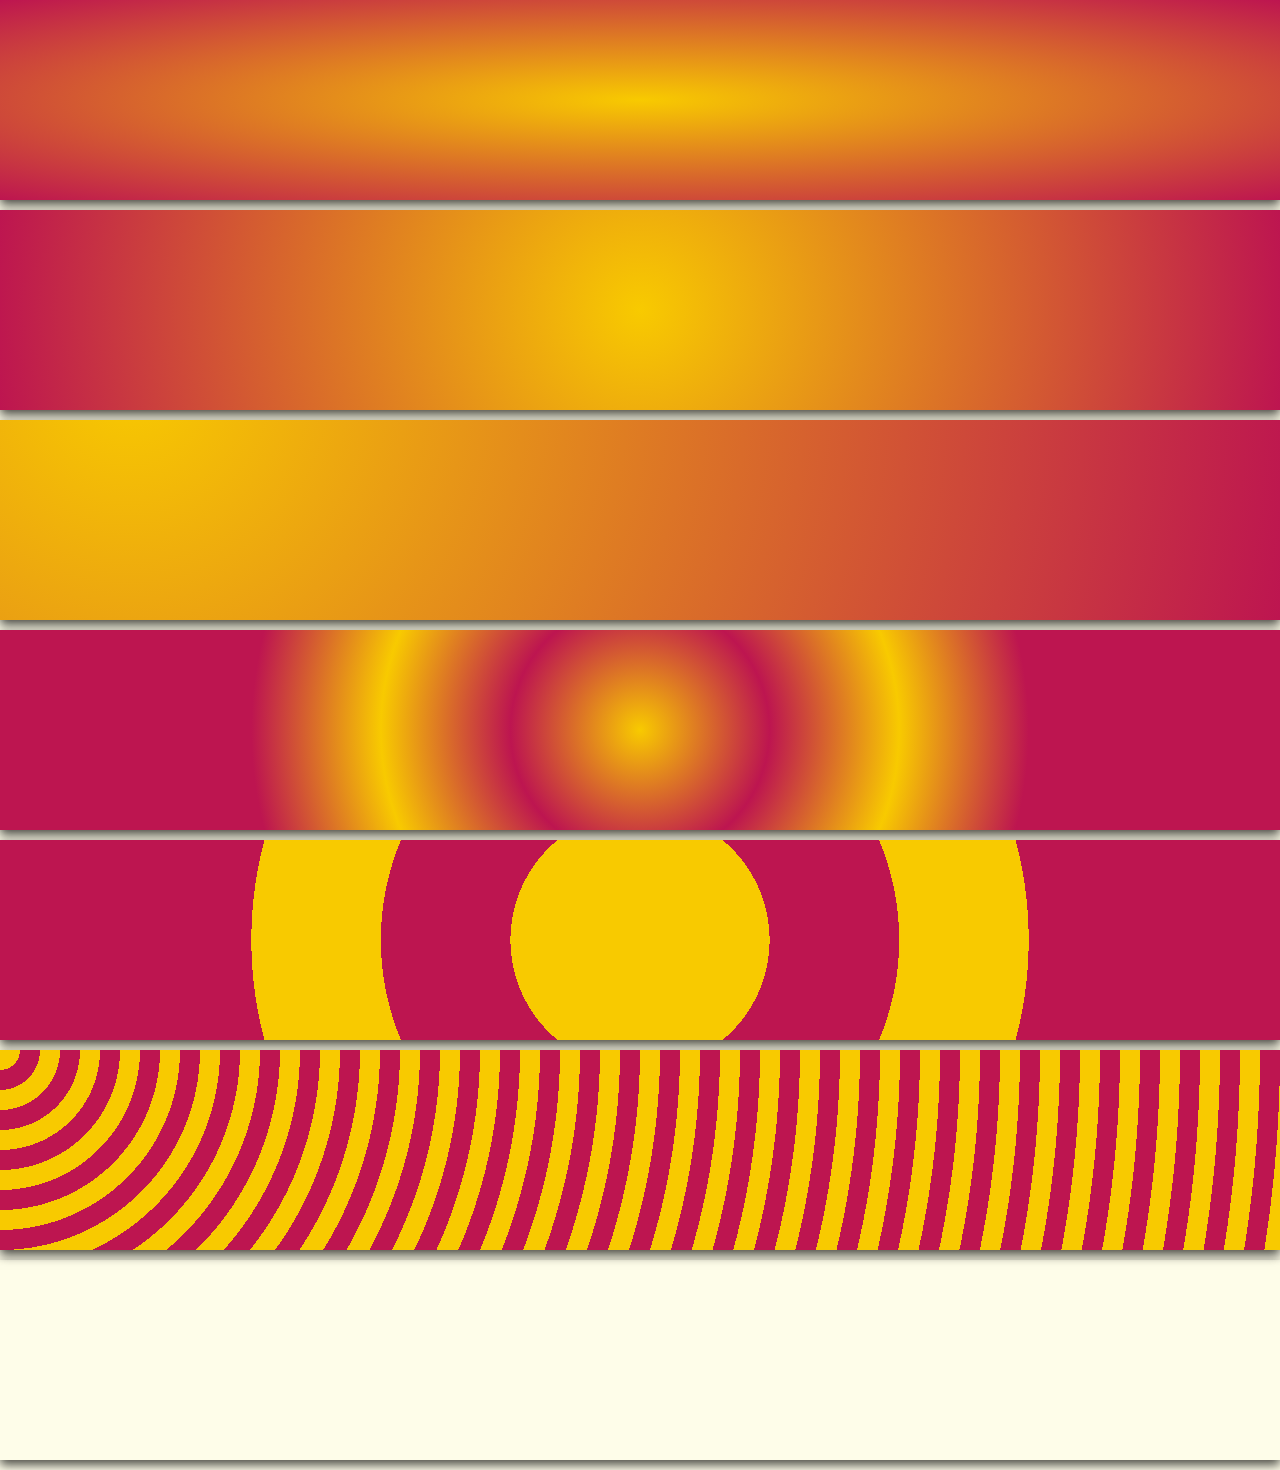
<file: Decoración/index.html>
<!DOCTYPE html>
<html lang="en">

<head>
    <meta charset="UTF-8">
    <meta http-equiv="X-UA-Compatible" content="IE=edge">
    <meta name="viewport" content="width=device-width, initial-scale=1.0">
    <title>Document</title>
    <link rel="stylesheet" href="css/gradients-radial.css">
</head>

<body>
    <!-- Color y opacidad -->
    <!-- <div class="ejemplo">Un ejemplo</div> -->

    <!-- Border radius -->
    <!-- <div class="border1"></div>
    <div class="border2"></div>
    <div class="border3"></div>
    <div class="border4"></div>
    <div class="border5"></div> -->

    <!-- Sombras -->
    <!-- <div class="shadow"></div>
    <div class="inset"></div>
    <div class="highlight"></div>
    <div class="spread"></div>
    <div class="fake-border"></div>
    <div class="double"></div>
    <div class=multiple-borders></div> -->

    <!-- Sombras a texto -->
    <!-- <div class=inset>
        <p>shadows</p>
    </div>
    <div class=pressed>
        <p>shadows</p>
    </div>
    <div class=retro>
        <p>shadows</p>
    </div>
    <div class=tresde>
        <p>shadows</p>
    </div>
    <div class=blurry>
        <p>shadows</p>
    </div>
    <div class=jedi>
        <p>shadows</p>
    </div> -->

    <!-- Gradientes -->
    <div class="gradient1"></div>
    <div class="gradient2"></div>
    <div class="gradient3"></div>
    <div class="gradient4"></div>
    <div class="gradient5"></div>
    <div class="gradient6"></div>
    <div class="gradient7"></div>
</body>

</html>
</file>
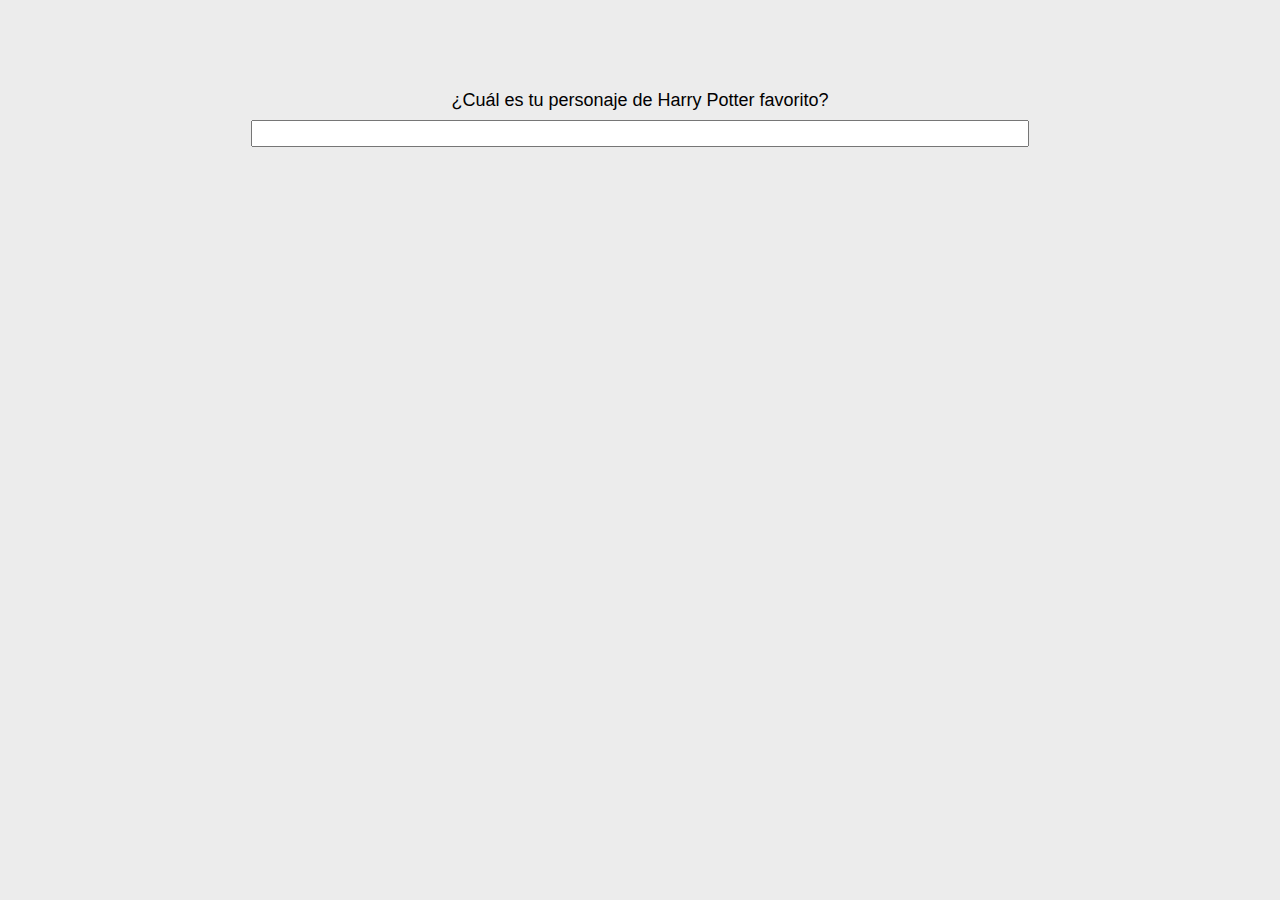
<file: Formulario/datalist.html>
<!DOCTYPE html>
<html lang="en">

<head>
    <meta charset="UTF-8">
    <meta http-equiv="X-UA-Compatible" content="IE=edge">
    <meta name="viewport" content="width=device-width, initial-scale=1.0">
    <title>Datalist</title>
    <link rel="stylesheet" href="css/datalist.css">
</head>

<body>
    <label for="potter">¿Cuál es tu personaje de Harry Potter favorito?</label>
    <input type="text" id="potter" list="personajes">

    <datalist id="personajes">
        <option value="Harry">
        <option value="Ron">
        <option value="Hermione">
    </datalist>
</body>

</html>
</file>
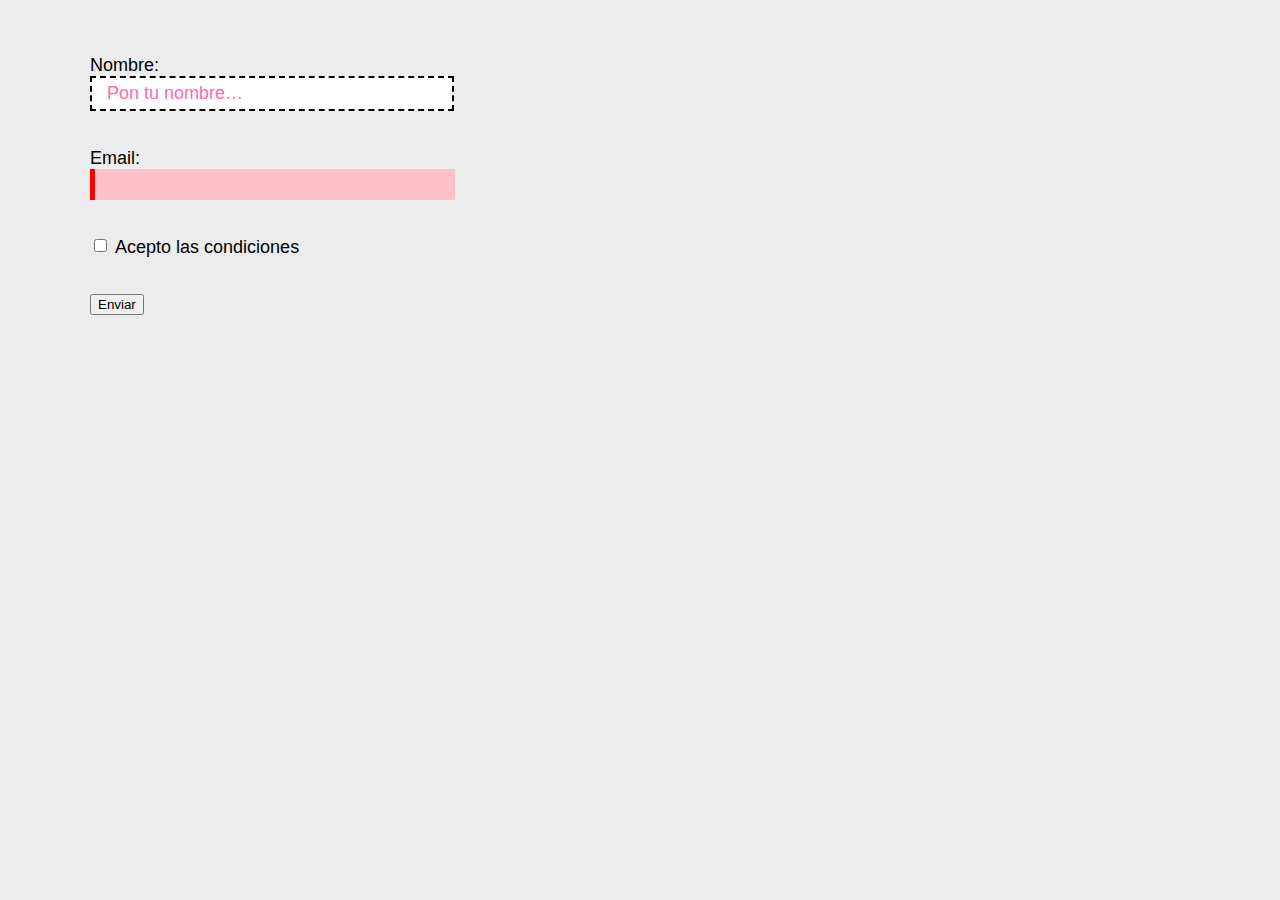
<file: Formulario/formstyling.html>
<!DOCTYPE html>
<html lang="en">

<head>
    <meta charset="UTF-8">
    <meta http-equiv="X-UA-Compatible" content="IE=edge">
    <meta name="viewport" content="width=device-width, initial-scale=1.0">
    <title>Document</title>
    <link rel="stylesheet" href="css/formstyling.css">
</head>

<body>
    <form method="post" action="#">
        <div>
            <label for="name">Nombre:</label>
            <input type="text" id="name" placeholder="Pon tu nombre…">
        </div>
        <div>
            <label for="req">Email:</label>
            <input type="email" id="req" required>
        </div>
        <div>
            <input type="checkbox" id="check">
            <label for="check">
                Acepto las condiciones
            </label>
        </div>
        <div>
            <button type="submit">Enviar</button>
        </div>
    </form>
</body>

</html>
</file>
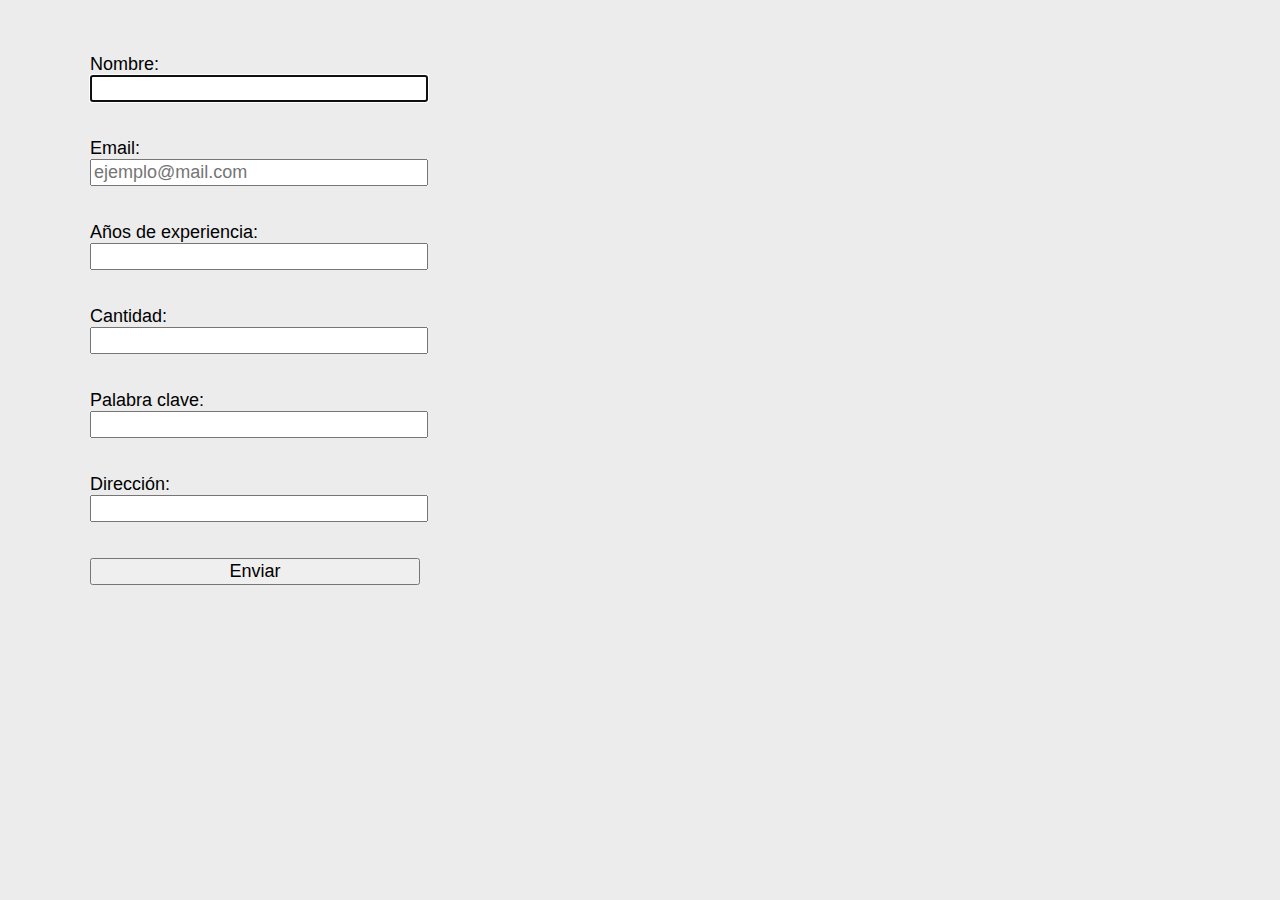
<file: Formulario/input-attributes.html>
<!DOCTYPE html>
<html lang="en">

<head>
    <meta charset="UTF-8">
    <meta http-equiv="X-UA-Compatible" content="IE=edge">
    <meta name="viewport" content="width=device-width, initial-scale=1.0">
    <title>Document</title>
    <link rel="stylesheet" href="css/input-attributes.css">
</head>

<body>
    <form method="post" action="#">

        <div>
            <label for="name">Nombre:</label>
            <input type="text" id="name" autofocus>
        </div>
        <div>
            <label for="email">Email:</label>
            <input type="email" id="email" placeholder="ejemplo@mail.com">
        </div>
        <div>
            <label for="years">Años de experiencia:</label>
            <input type="number" id="years" min="2" max="30">
        </div>
        <div>
            <label for="quant">Cantidad:</label>
            <input type="number" id="quant" step="6">
        </div>
        <div>
            <label for="word">Palabra clave:</label>
            <input type="text" id="word" maxlength="6">
        </div>
        <div>
            <label for="address">Dirección:</label>
            <input type="text" id="address" required>
        </div>
        <div>
            <input type="submit" value="Enviar">
        </div>
    </form>
</body>

</html>
</file>
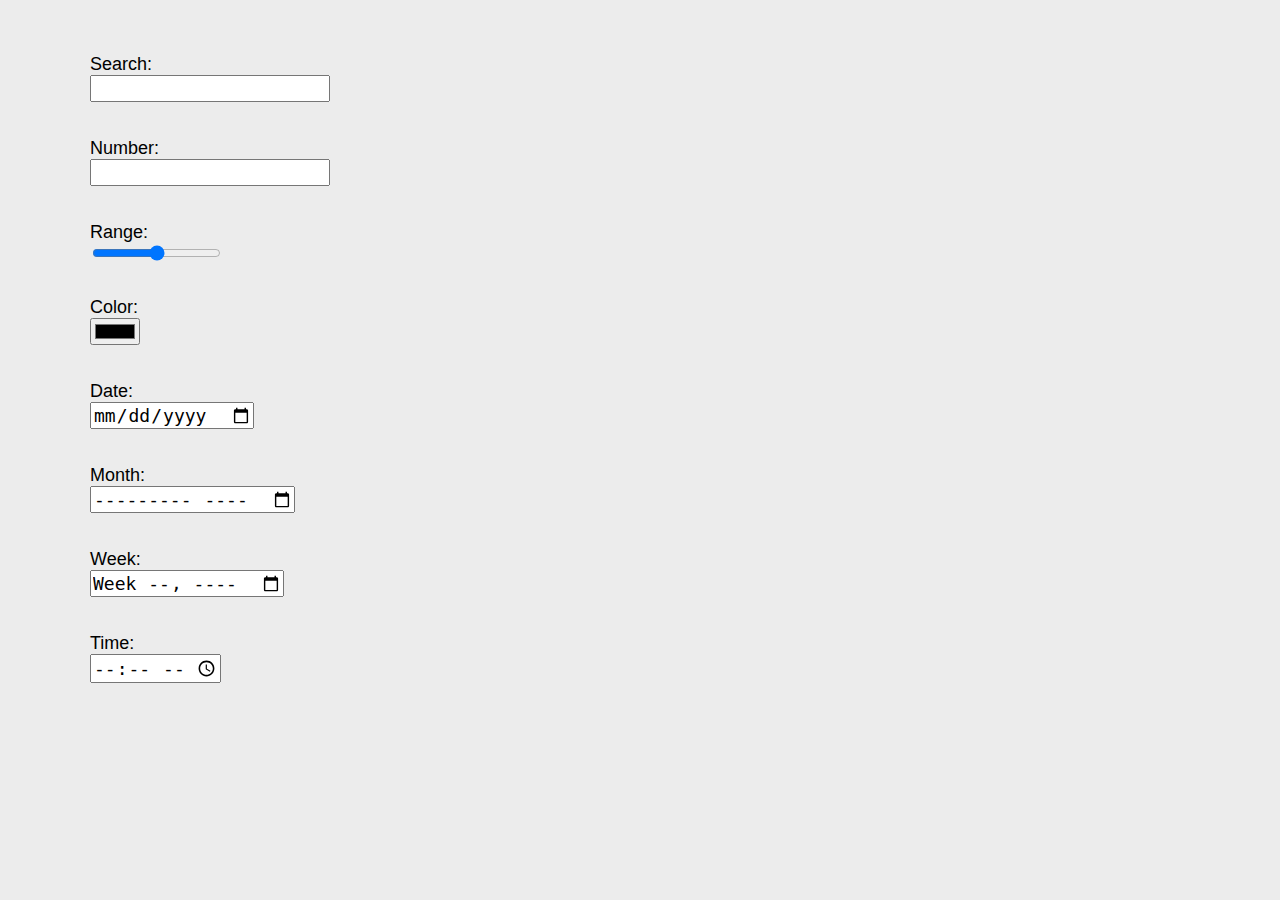
<file: Formulario/Input.html>
<!DOCTYPE html>
<html lang="en">

<head>
    <meta charset="UTF-8">
    <meta http-equiv="X-UA-Compatible" content="IE=edge">
    <meta name="viewport" content="width=device-width, initial-scale=1.0">
    <title>Formulario</title>
    <link rel="stylesheet" href="css/input.css">
</head>

<body>
    <form method="post" action="#">

        <div>
            <label for="search">Search:</label>
            <input type="search" id="search">
        </div>

        <div>
            <label for="number">Number:</label>
            <input type="number" id="number">
        </div>

        <div>
            <label for="range">Range:</label>
            <input type="range" id="range">
        </div>

        <div>
            <label for="color">Color:</label>
            <input type="color" id="color">
        </div>

        <div>
            <label for="date">Date:</label>
            <input type="date" id="date">
        </div>

        <div>
            <label for="month">Month:</label>
            <input type="month" id="month">
        </div>

        <div>
            <label for="week">Week:</label>
            <input type="week" id="week">
        </div>

        <div>
            <label for="time">Time:</label>
            <input type="time" id="time">
        </div>

    </form>
</body>

</html>
</file>
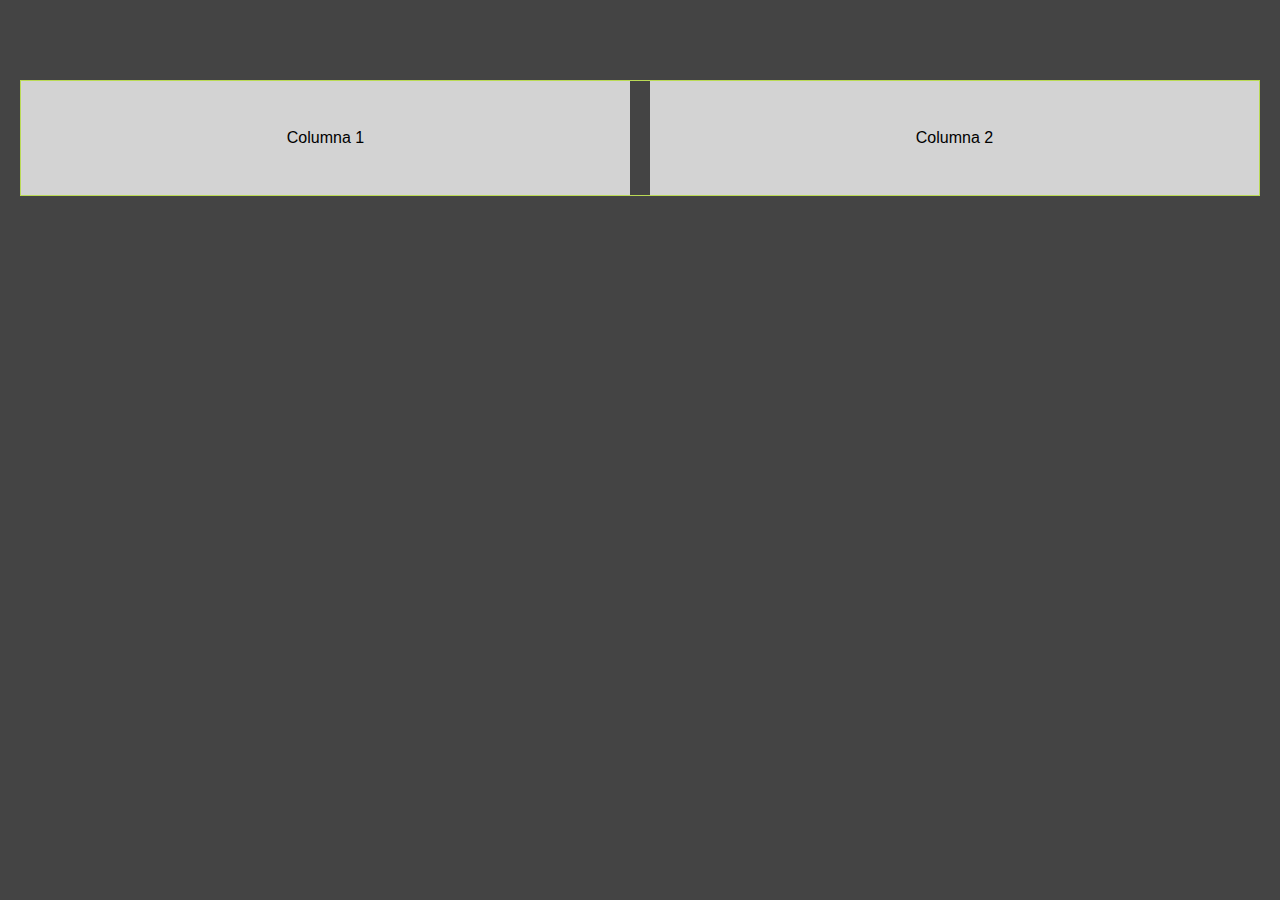
<file: Herramientas Layaout/calc.html>
<!DOCTYPE html>
<html lang="en">

<head>
    <meta charset="UTF-8">
    <meta http-equiv="X-UA-Compatible" content="IE=edge">
    <meta name="viewport" content="width=device-width, initial-scale=1.0">
    <title>Document</title>
    <link rel="stylesheet" href="css/calc.css">
</head>

<body>
    <div class="contenedor">
        <div class="columna1">Columna 1</div>
        <div class="columna2">Columna 2</div>
    </div>
</body>

</html>
</file>
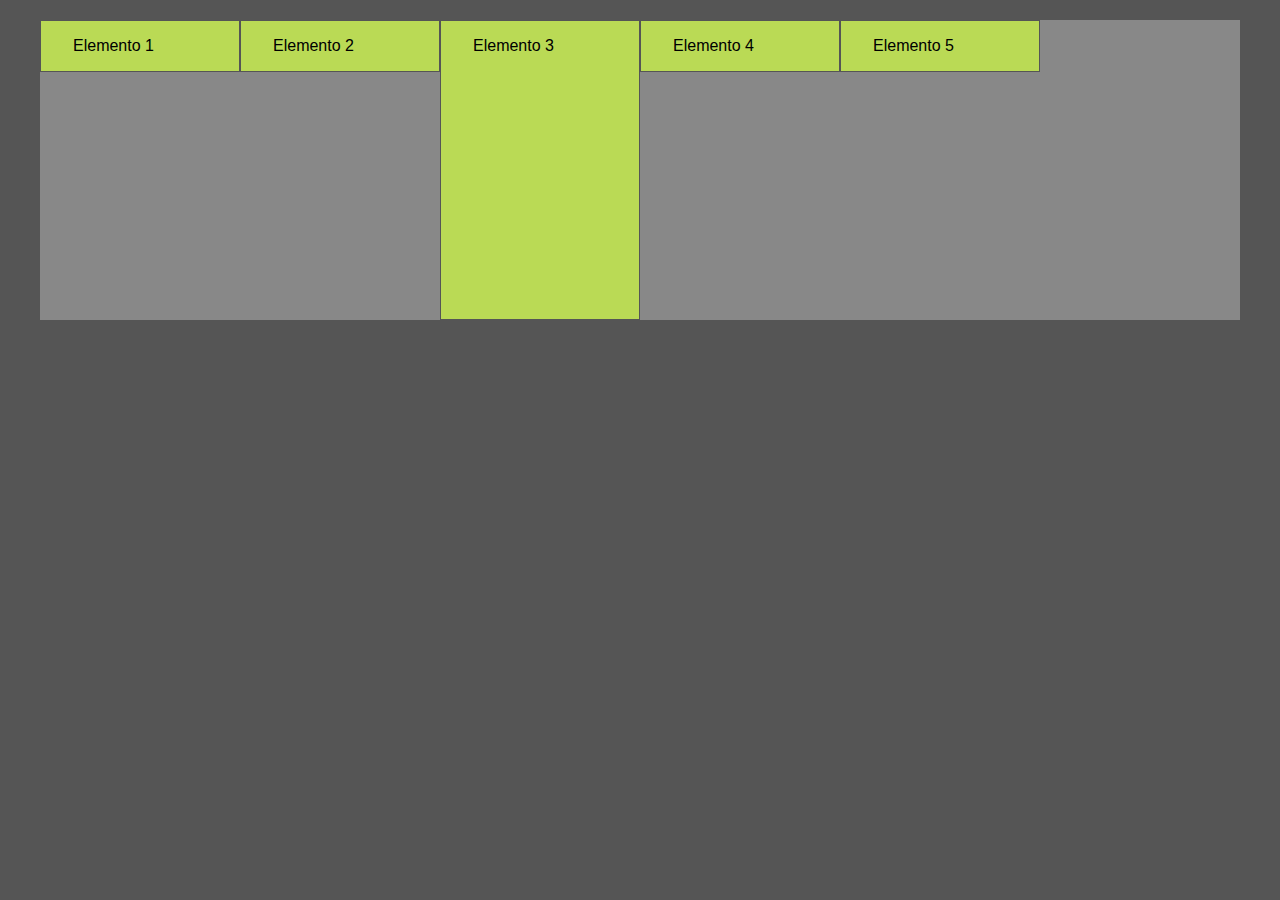
<file: Herramientas Layaout/flexbox1.html>
<!DOCTYPE html>
<html lang="en">

<head>
    <meta charset="UTF-8">
    <meta http-equiv="X-UA-Compatible" content="IE=edge">
    <meta name="viewport" content="width=device-width, initial-scale=1.0">
    <title>Document</title>
    <link rel="stylesheet" href="css/flexbox1.css">
</head>

<body>
    <div class="container">
        <div class="elemento elemento1">Elemento 1</div>
        <div class="elemento elemento2">Elemento 2</div>
        <div class="elemento elemento3">Elemento 3</div>
        <div class="elemento elemento4">Elemento 4</div>
        <div class="elemento elemento5">Elemento 5</div>
    </div>





    <!--<div class="wrapper wrapper2">
      <div class="element">element 1</div>
      <div class="element">element 2</div>
      <div class="element">element 3</div>
      <div class="element">element 4</div>
      <div class="element">element 5</div>
    </div>
    <div class="wrapper wrapper3">
      <div class="element">element 1</div>
      <div class="element">element 2</div>
      <div class="element">element 3</div>
      <div class="element">element 4</div>
      <div class="element">element 5</div>
    </div>

    <div class="wrapper wrapper4">
      <div class="element">element 1</div>
      <div class="element">element 2</div>
      <div class="element">element 3</div>
      <div class="element element4">element 4</div>
      <div class="element">element 5</div>
    </div>-->
</body>

</html>
</file>
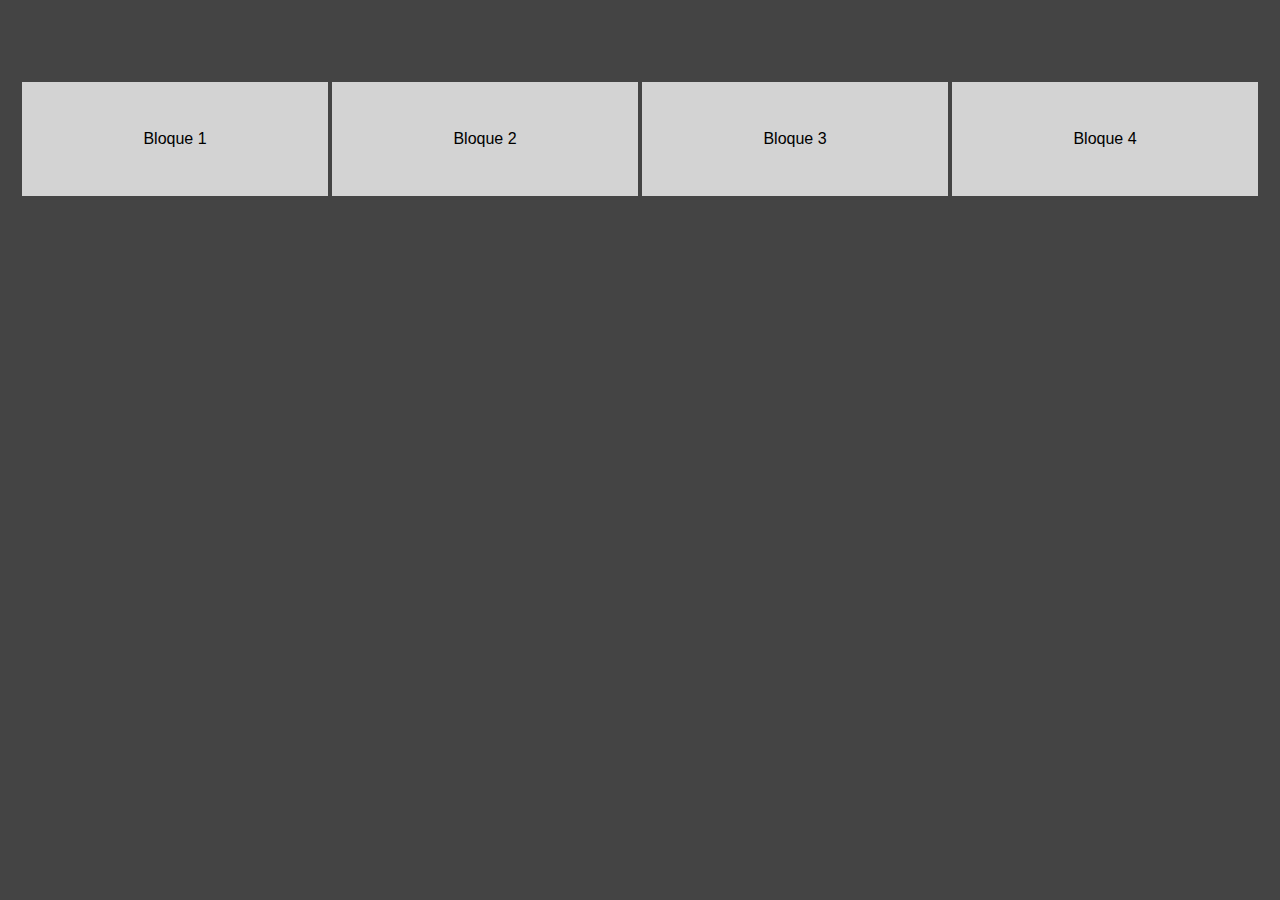
<file: Herramientas Layaout/media-queries.html>
<!DOCTYPE html>
<html lang="en">

<head>
    <meta charset="UTF-8">
    <meta http-equiv="X-UA-Compatible" content="IE=edge">
    <meta name="viewport" content="width=device-width, initial-scale=1.0">
    <title>Document</title>
    <link rel="stylesheet" href="css/media-queries.css">
</head>

<body>
    <div class="contenedor">
        <div class="bloque1">Bloque 1</div>
        <div class="bloque2">Bloque 2</div>
        <div class="bloque3">Bloque 3</div>
        <div class="bloque4">Bloque 4</div>
    </div>
</body>

</html>
</file>
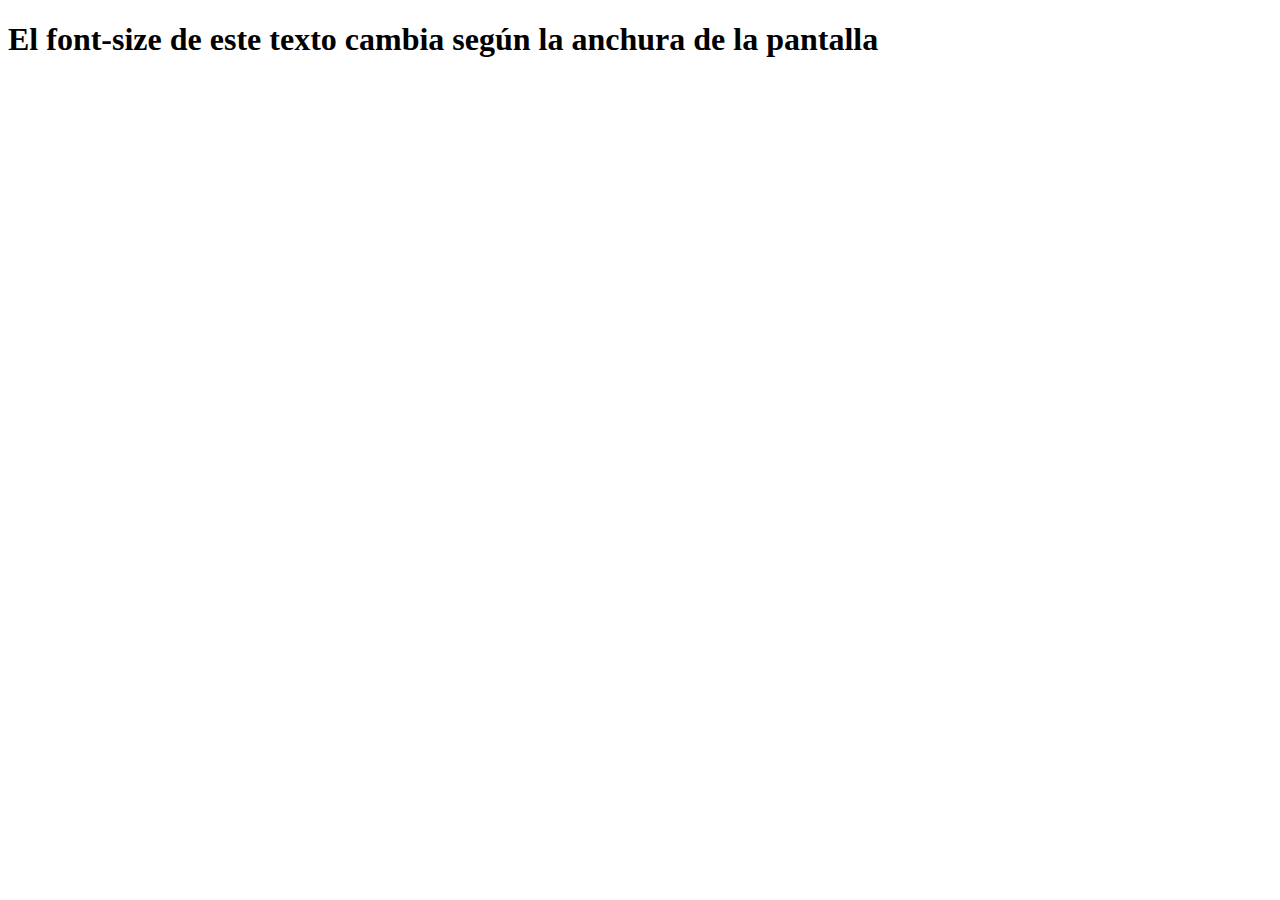
<file: Herramientas Layaout/viewport-units-fittext.html>
<!DOCTYPE html>
<html lang="en">

<head>
    <meta charset="UTF-8">
    <meta http-equiv="X-UA-Compatible" content="IE=edge">
    <meta name="viewport" content="width=device-width, initial-scale=1.0">
    <title>Document</title>
</head>

<body>
    <h1>El font-size de este texto cambia según la anchura de la pantalla</h1>
</body>

</html>
</file>
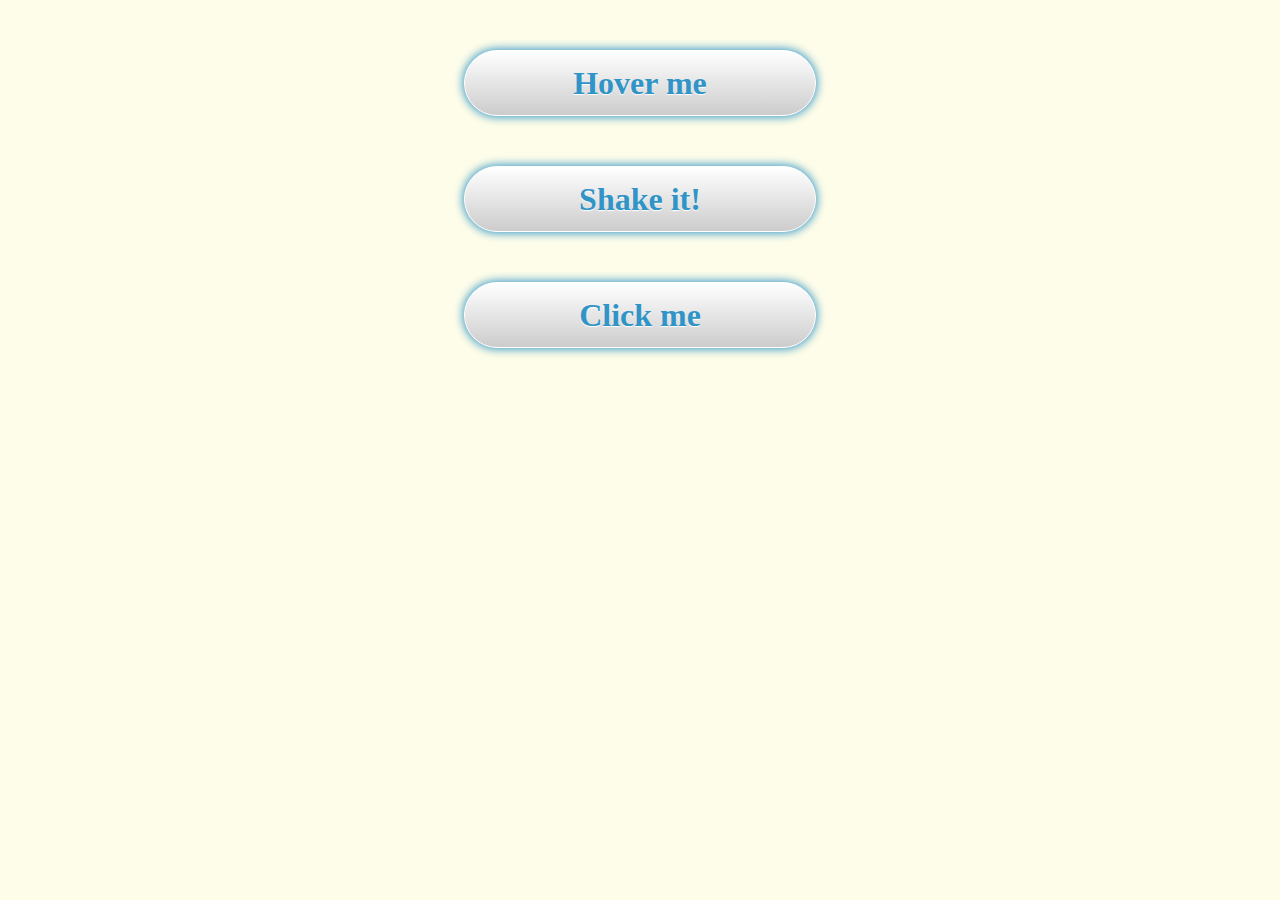
<file: Transiciones y Animaciones/animation2.html>
<!DOCTYPE html>
<html lang="en">

<head>
    <meta charset="UTF-8">
    <meta http-equiv="X-UA-Compatible" content="IE=edge">
    <meta name="viewport" content="width=device-width, initial-scale=1.0">
    <title>Document</title>
    <link rel="stylesheet" href="css/animation2.css">
</head>

<body>
    <div class="button pulse">
        <a href=#>Hover me</a>
    </div>

    <div class="button shake">
        <a href=#>Shake it!</a>
    </div>

    <div class="button" onclick="setAttribute('class', 'button hinge')">
        <a href=#sorpresa>Click me</a>
    </div>
</body>

</html>
</file>
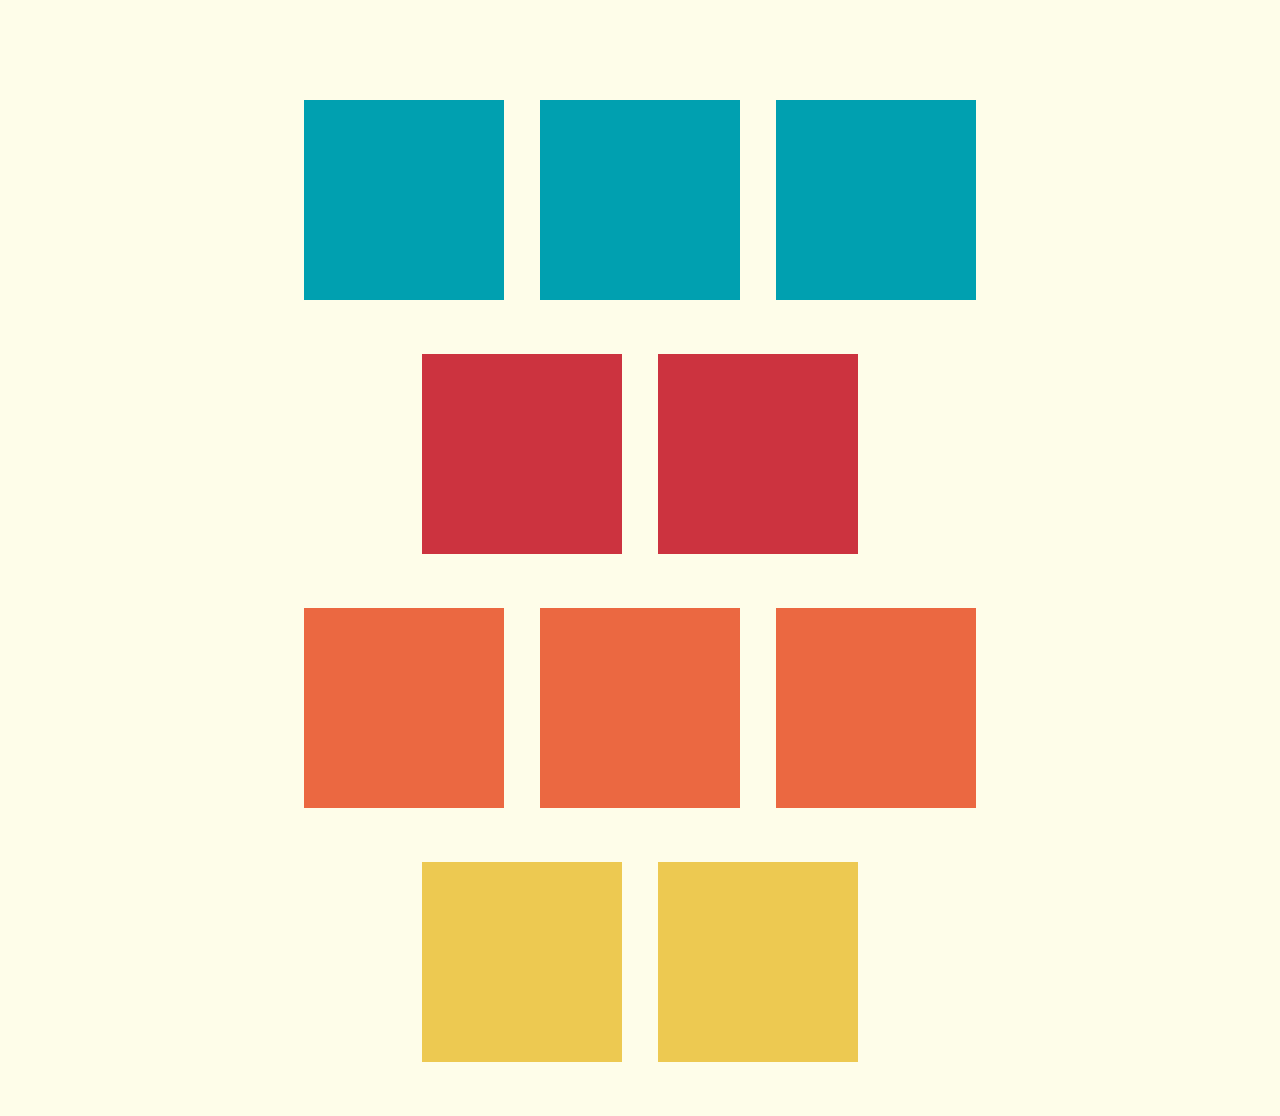
<file: Transiciones y Animaciones/transforms.htm>
<!DOCTYPE html>
<html lang="en">

<head>
    <meta charset="UTF-8">
    <meta http-equiv="X-UA-Compatible" content="IE=edge">
    <meta name="viewport" content="width=device-width, initial-scale=1.0">
    <title>transforms</title>
    <link rel="stylesheet" href="css/transforms.css">
</head>

<body>
    <section>
        <div><span class="scale1"></span></div>
        <div><span class="scale2"></span></div>
        <div><span class="scale3"></span></div>
    </section>
    <section>
        <div><span class="rotate1"></span></div>
        <div><span class="rotate2"></span></div>
    </section>
    <section>
        <div><span class="translate1"></span></div>
        <div><span class="translate2"></span></div>
        <div><span class="translate3"></span></div>
    </section>
    <section>
        <div><span class="skew1"></span></div>
        <div><span class="skew2"></span></div>
    </section>
</body>

</html>
</file>
<file: Decoración/css/gradients-radial.css>
.gradient1 {
  background: radial-gradient(#f8ca00, #bd1550);
}

.gradient2 {
  background: radial-gradient(circle, #f8ca00, #bd1550);
}

.gradient3 {
  background: radial-gradient(circle at 10% -20%, #f8ca00, #bd1550);
}

.gradient4 {
  background: radial-gradient(
    circle,
    #f8ca00,
    #bd1550 20%,
    #f8ca00 40%,
    #bd1550 60%
  );
}

.gradient5 {
  background: radial-gradient(
    circle,
    #f8ca00,
    #f8ca00 20%,
    #bd1550 20%,
    #bd1550 40%,
    #f8ca00 40%,
    #f8ca00 60%,
    #bd1550 60%
  );
  /*background-size: 50px 50px;*/
}

.gradient6 {
  background: repeating-radial-gradient(
    circle at top left,
    #f8ca00,
    #f8ca00 20px,
    #bd1550 20px,
    #bd1550 40px
  );
}

/*Estilos generales*/
div {
  width: 100%;
  height: 200px;
  margin-bottom: 10px;
  box-shadow: 0 5px 10px rgba(0, 0, 0, 0.7);
}

body {
  background: #fefde9;
  margin: 0;
}
</file>
<file: Formulario/css/datalist.css>
body {
  background-color: #ececec;
  font-size: 18px;
  font-family: sans-serif;
  margin: 5em;
  text-align: center;
}

label {
  display: block;
  margin-bottom: 0.5em;
}

input {
  min-width: 70%;
  font-size: 18px;
}
</file>
<file: Formulario/css/formstyling.css>
::-webkit-input-placeholder {
  color: hotpink;
}
:-ms-input-placeholder {
  color: hotpink;
}
::-moz-placeholder {
  color: hotpink;
}
::placeholder {
  color: hotpink;
}

input:required {
  border: none;
  border-left: 5px solid red;
}

input:optional {
  border: 2px dashed;
}

input:invalid {
  background-color: pink;
}

input[type="checkbox"]:checked + label {
  color: green;
  font-weight: bold;
}

body {
  font-size: 18px;
  font-family: sans-serif;
  background-color: #ececec;
  margin: 3em 5em;
}

div {
  margin-bottom: 2em;
}

label {
  vertical-align: middle;
}

input {
  font-size: 18px;
  padding: 5px 15px;
}
input:not([type="checkbox"]) {
  display: block;
  min-width: 30%;
}
</file>
<file: Formulario/css/input-attributes.css>
body {
  font-size: 18px;
  font-family: sans-serif;
  background-color: #ececec;
  margin: 3em 5em;
}

div {
  margin-bottom: 2em;
}

input {
  display: block;
  min-width: 30%;
  font-size: 18px;
}
</file>
<file: Formulario/css/input.css>
body {
  font-size: 18px;
  font-family: sans-serif;
  background-color: #ececec;
  margin: 3em 5em;
}

div {
  margin-bottom: 2em;
}

input {
  display: block;
  font-size: 18px;
}
</file>
<file: Herramientas Layaout/css/calc.css>
.columna1 {
  width: calc(50% - 10px);
  margin-right: 20px;
}

.columna2 {
  width: calc(50% - 10px);
}

/*Estilos generales*/

* {
  box-sizing: border-box;
}

body {
  margin: 5em 20px;
  font-family: sans-serif;
  background-color: #444;
}

.contenedor {
  border: 1px solid #bada55;
  overflow: hidden;
}

.columna1,
.columna2 {
  background: lightgrey;
  float: left;
  padding: 3em 1em;
  text-align: center;
}
</file>
<file: Herramientas Layaout/css/flexbox1.css>
.container {
  display: flex;
  min-height: 300px;
  align-items: flex-start;
}

.elemento3 {
  align-self: stretch;
}

.wrapper2 .element {
  flex-grow: 1;
}

.wrapper3 .element {
  flex-basis: 200px;
}

.wrapper4 .element {
  flex-basis: 200px;
}
.wrapper4 .element4 {
  flex-shrink: 2;
}

*,
*:before,
*:after {
  box-sizing: inherit;
}

html {
  box-sizing: border-box;
}

body {
  margin: 20px;
  font-family: sans-serif;
  background-color: #555;
}

h1 {
  margin: 0 0 20px;
}

.container {
  margin: 20px;
  background: rgba(255, 255, 255, 0.3);
  min-height: 300px;
}

ul {
  padding: 0 0 0 1em;
}

li {
  margin-bottom: 1em;
  line-height: 1.4;
}

a {
  text-decoration: none;
  color: #000;
  border-bottom: 1px dotted;
}

.container {
  margin-bottom: 4em;
}

.elemento {
  min-height: 2em;
  background: #bada55;
  border: 1px solid #555;
  padding: 1em 2em;
  flex-basis: 200px;
}

.demostyle {
  display: block;
  margin: 1em 0;
}
</file>
<file: Herramientas Layaout/css/media-queries.css>
/*Estilos generales*/

* {
  box-sizing: border-box;
}

body {
  margin: 5em 20px;
  font-family: sans-serif;
  background-color: #444;
}

.contenedor {
  overflow: hidden;
}

.bloque1,
.bloque2,
.bloque3,
.bloque4 {
  background: lightgrey;
  border: 2px solid #444;
  padding: 3em 1em;
  text-align: center;
}

/*Media queries*/
@media screen and (min-width: 500px) {
  .bloque1,
  .bloque2,
  .bloque3,
  .bloque4 {
    float: left;
    width: 50%;
  }
}

@media screen and (min-width: 800px) {
  .bloque1 {
    width: 100%;
  }

  .bloque2,
  .bloque3,
  .bloque4 {
    float: left;
    width: 33.33%;
  }
}

@media screen and (min-width: 1000px) {
  .bloque1,
  .bloque2,
  .bloque3,
  .bloque4 {
    float: left;
    width: 25%;
  }
}
</file>
<file: Transiciones y Animaciones/css/animation2.css>
/*Box-shadow animation*/

@keyframes pulse {
  from {
    box-shadow: 0 0 10px 1px #3194c6;
  }
  to {
    box-shadow: 0 0 25px 5px #3194c6;
  }
}

.pulse a:hover {
  animation: pulse 0.5s infinite alternate;
}

/*Annoying shaking animation*/

@keyframes shake {
  0% {
    transform: translateX(0);
  }
  1%,
  3%,
  5% {
    transform: translateX(10px);
  }
  2%,
  4%,
  6% {
    transform: translateX(-10px);
  }
  7% {
    transform: translateX(0);
  }
}

.shake a {
  animation: shake 5s infinite;
}

/*Even more annoying hinge animation*/

@keyframes hinge {
  0% {
    -webkit-transform: rotate(0);
    -webkit-transform-origin: top left;
  }
  20%,
  60% {
    -webkit-transform: rotate(80deg);
    -webkit-transform-origin: top left;
  }
  40% {
    -webkit-transform: rotate(60deg);
    -webkit-transform-origin: top left;
  }
  80% {
    -webkit-transform: rotate(60deg) translateY(0);
    opacity: 1;
    -webkit-transform-origin: top left;
  }
  100% {
    -webkit-transform: translateY(700px);
    opacity: 0;
  }
}

.hinge a {
  animation: hinge 1s ease-in-out;
}

/*Button basic styles*/
.button a {
  display: inline-block;
  padding: 0.5em 0;
  width: 350px;
  font: bold 2em/1 copperplate, serif;
  color: #3194c6;
  text-decoration: none;
  text-shadow: 0 1px 1px #fff;
  background: #fff linear-gradient(rgba(0, 0, 0, 0), rgba(0, 0, 0, 0.2));
  border-radius: 50px;
  border: 1px solid #fff;
  box-shadow: 0 0 10px 1px #3194c6;
}

/* DEMO */
body {
  margin: 50px 0 0;
  background: #fefde9;
  text-align: center;
}

div {
  width: 400px;
  margin: 0 auto 50px;
}
</file>
<file: Transiciones y Animaciones/css/transforms.css>
/*Scale*/
div:hover .scale1 {
  transform: scale(0.5);
}

div:hover .scale2 {
  transform: scaleX(0.5);
}

div:hover .scale3 {
  transform: scaleY(1.5);
}

/*Rotate*/
div:hover .rotate1 {
  transform: rotate(45deg);
}

div:hover .rotate2 {
  transform: rotate(-45deg);
  transform-origin: top left;
}

/*Translate*/
div:hover .translate1 {
  transform: translate(10%, 5%);
}

div:hover .translate2 {
  transform: translateX(-20px);
}

div:hover .translate3 {
  transform: translateY(3em);
}

/*Skew*/
div:hover .skew1 {
  transform: skewY(-20deg);
}

div:hover .skew2 {
  transform: skewY(20deg) scaleX(0.8);
  transform-origin: top left;
}

/* DEMO */

body {
  margin-top: 100px;
  background: #fefde9;
}

section {
  text-align: center;
  margin-bottom: 50px;
}

div {
  width: 200px;
  height: 200px;
  display: inline-block;
  margin-right: 2em;
}

div span {
  display: inline-block;
  width: 200px;
  height: 200px;
  transition: 0.05s all ease-in-out; /*For demo purposes only*/
}

section :last-child {
  margin-right: 0;
}

section:first-of-type div span {
  background: #00a0b0;
}

section:nth-of-type(2) div span {
  background: #cc333f;
}

section:nth-of-type(3) div span {
  background: #eb6841;
}

section:nth-of-type(4) div span {
  background: #edc951;
}
</file>
